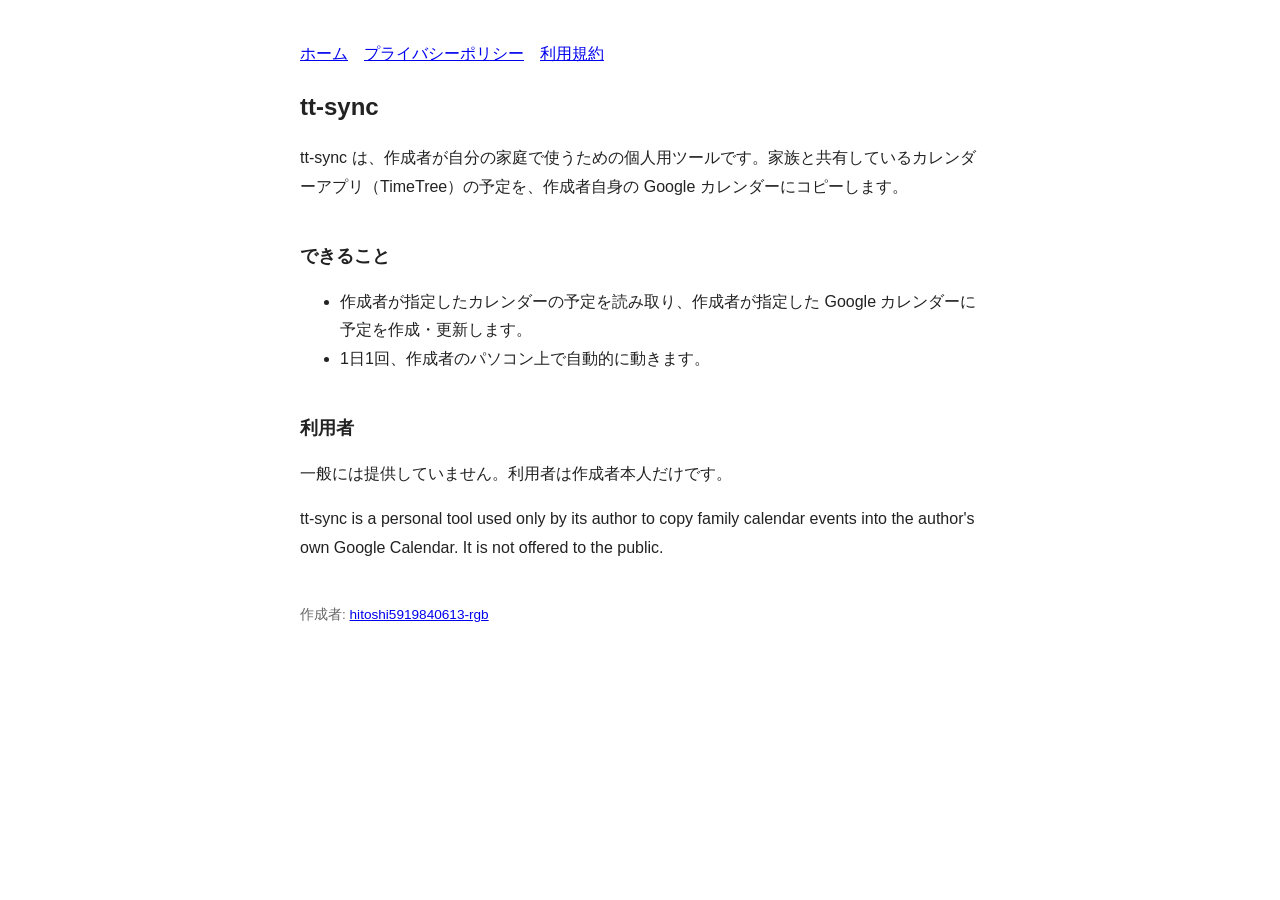
<file: index.html>
<!doctype html>
<html lang="ja"><head><meta charset="utf-8"><meta name="viewport" content="width=device-width,initial-scale=1">
<title>tt-sync</title><link rel="stylesheet" href="style.css"></head>
<body>
<nav><a href="index.html">ホーム</a><a href="privacy.html">プライバシーポリシー</a><a href="terms.html">利用規約</a></nav>
<h1>tt-sync</h1>
<p>tt-sync は、作成者が自分の家庭で使うための個人用ツールです。家族と共有しているカレンダーアプリ（TimeTree）の予定を、作成者自身の Google カレンダーにコピーします。</p>
<h2>できること</h2>
<ul>
<li>作成者が指定したカレンダーの予定を読み取り、作成者が指定した Google カレンダーに予定を作成・更新します。</li>
<li>1日1回、作成者のパソコン上で自動的に動きます。</li>
</ul>
<h2>利用者</h2>
<p>一般には提供していません。利用者は作成者本人だけです。</p>
<p lang="en">tt-sync is a personal tool used only by its author to copy family calendar events into the author's own Google Calendar. It is not offered to the public.</p>
<footer>作成者: <a href="https://github.com/hitoshi5919840613-rgb">hitoshi5919840613-rgb</a></footer>
</body></html>
</file>
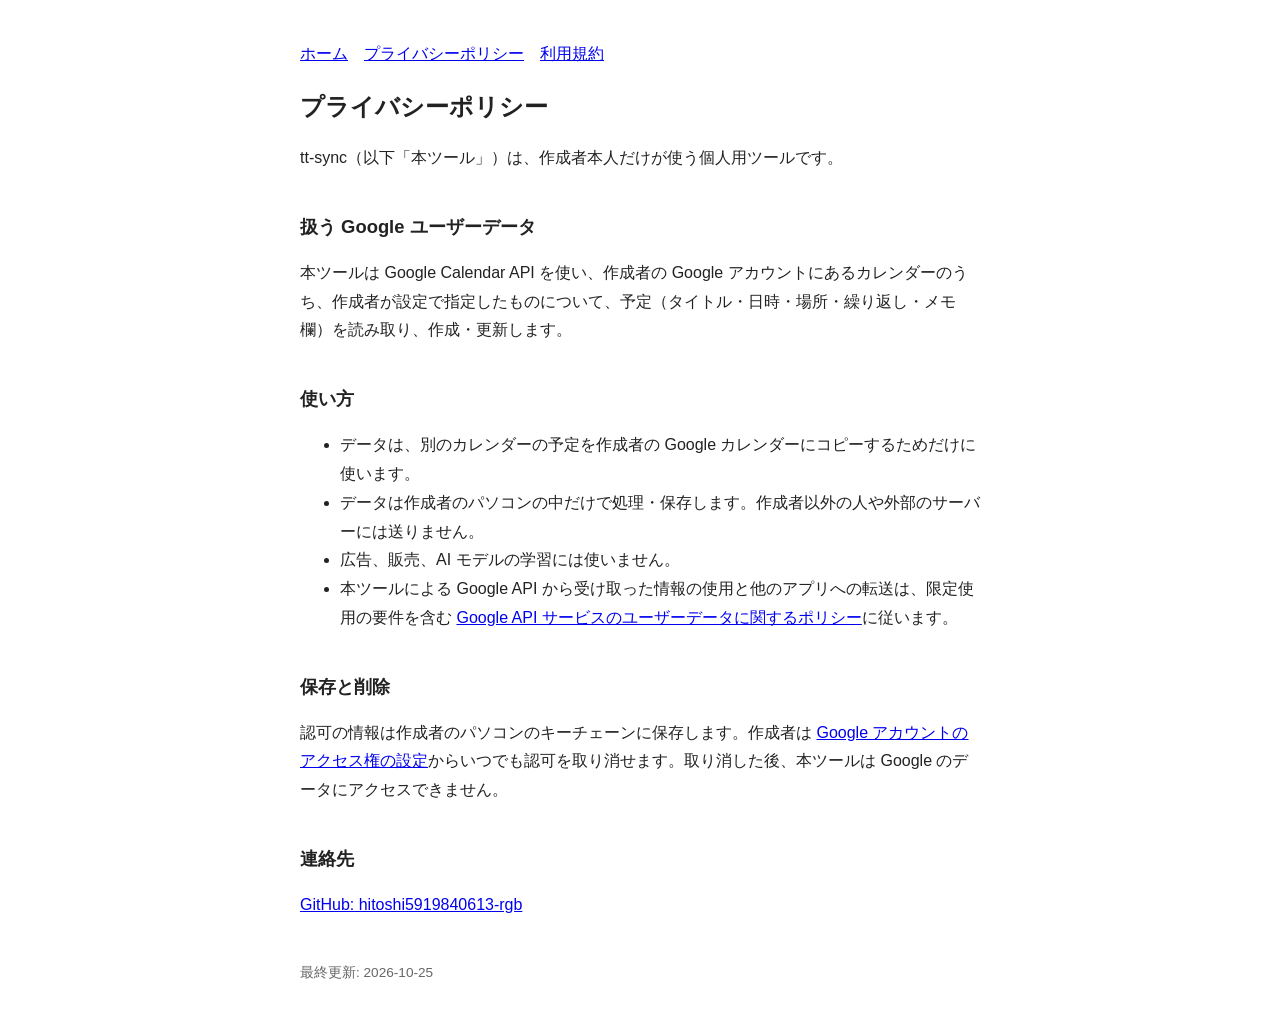
<file: privacy.html>
<!doctype html>
<html lang="ja"><head><meta charset="utf-8"><meta name="viewport" content="width=device-width,initial-scale=1">
<title>tt-sync プライバシーポリシー</title><link rel="stylesheet" href="style.css"></head>
<body>
<nav><a href="index.html">ホーム</a><a href="privacy.html">プライバシーポリシー</a><a href="terms.html">利用規約</a></nav>
<h1>プライバシーポリシー</h1>
<p>tt-sync（以下「本ツール」）は、作成者本人だけが使う個人用ツールです。</p>
<h2>扱う Google ユーザーデータ</h2>
<p>本ツールは Google Calendar API を使い、作成者の Google アカウントにあるカレンダーのうち、作成者が設定で指定したものについて、予定（タイトル・日時・場所・繰り返し・メモ欄）を読み取り、作成・更新します。</p>
<h2>使い方</h2>
<ul>
<li>データは、別のカレンダーの予定を作成者の Google カレンダーにコピーするためだけに使います。</li>
<li>データは作成者のパソコンの中だけで処理・保存します。作成者以外の人や外部のサーバーには送りません。</li>
<li>広告、販売、AI モデルの学習には使いません。</li>
<li>本ツールによる Google API から受け取った情報の使用と他のアプリへの転送は、限定使用の要件を含む <a href="https://developers.google.com/terms/api-services-user-data-policy">Google API サービスのユーザーデータに関するポリシー</a>に従います。</li>
</ul>
<h2>保存と削除</h2>
<p>認可の情報は作成者のパソコンのキーチェーンに保存します。作成者は <a href="https://myaccount.google.com/permissions">Google アカウントのアクセス権の設定</a>からいつでも認可を取り消せます。取り消した後、本ツールは Google のデータにアクセスできません。</p>
<h2>連絡先</h2>
<p><a href="https://github.com/hitoshi5919840613-rgb">GitHub: hitoshi5919840613-rgb</a></p>
<footer>最終更新: 2026-10-25</footer>
</body></html>
</file>
<file: style.css>
body{font-family:-apple-system,"Hiragino Sans",sans-serif;max-width:680px;margin:40px auto;padding:0 16px;line-height:1.8;color:#222;background:#fff}
h1{font-size:1.5em}h2{font-size:1.15em;margin-top:2em}nav a{margin-right:1em}footer{margin-top:3em;font-size:.85em;color:#666}
</file>
